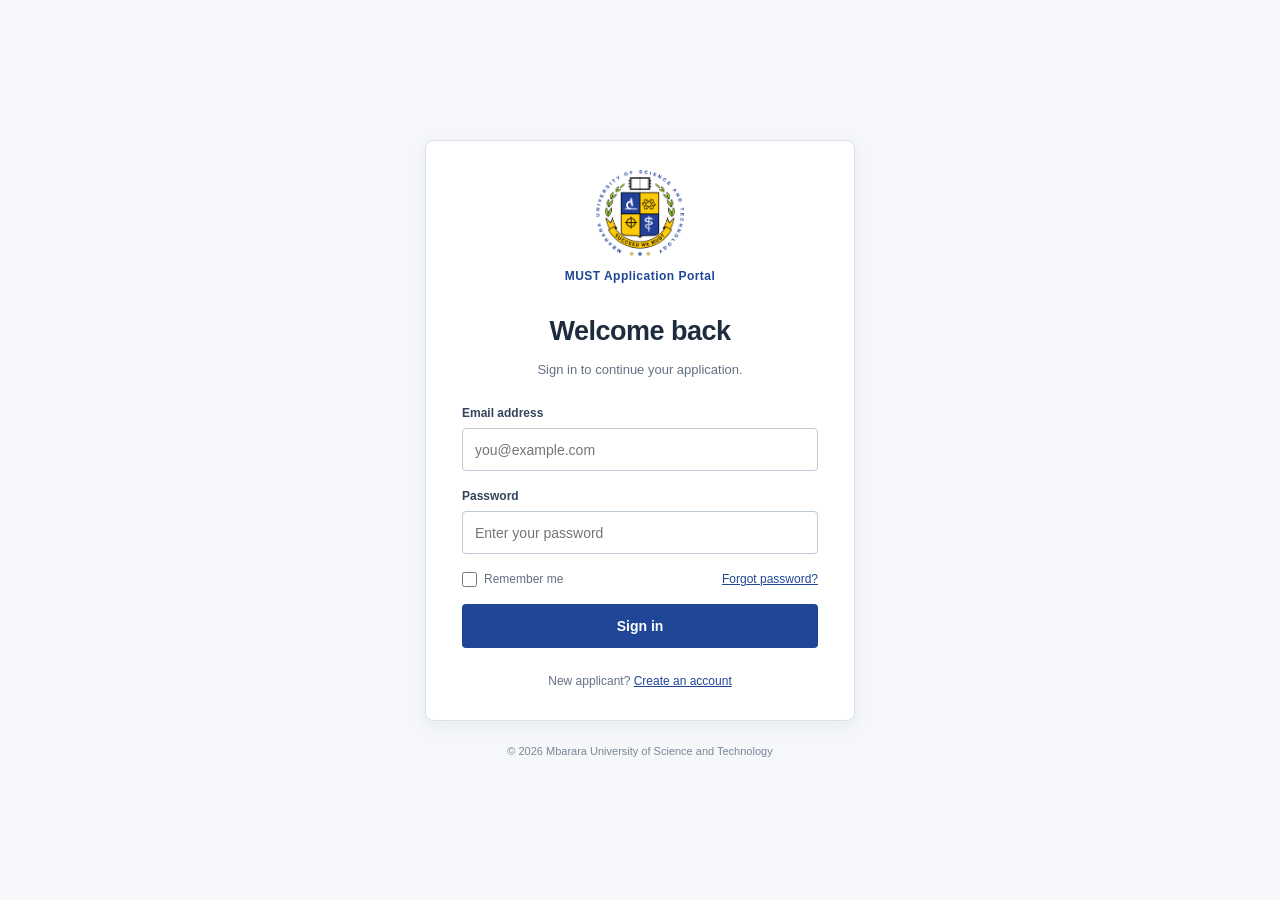
<file: index.html>
<!doctype html>
<!-- Sign-in page -->
<html lang="en">
  <head>
    <!-- Shows all characters correctly -->
    <meta charset="UTF-8" />
    <!-- Makes the page fit phone screens -->
    <meta name="viewport" content="width=device-width, initial-scale=1.0" />
    <!-- Text shown on the browser tab -->
    <title>Sign in | MUST Admissions</title>
    <!-- Connects the shared design file -->
    <link rel="stylesheet" href="styles.css" />
  </head>

  <body>
    <!-- Main content area, centred by the .page style -->
     
    <main class="page">

      <!-- White card; aria-labelledby tells screen readers which heading names it -->
      <section class="auth-card" aria-labelledby="login-title">

        <!-- Logo; the alt text shows if the image fails to load -->
        <img class="logo" src="must-logo.png" alt="Mbarara University of Science and Technology logo" />
        <p class="portal-name">MUST Application Portal</p>

        <!-- Heading; the id links it to the section above -->
        <h1 id="login-title">Welcome back</h1>
        <p class="intro">Sign in to continue your application.</p>

        <form>
              <!-- Email box: checks the format, lets the browser autofill, cannot be empty -->
              <label>
                Email address
                <input type="email" placeholder="you@example.com" autocomplete="email" required />
              </label>

              <!-- Password box: hides the characters and works with password managers -->
              <label>
                Password
                <input type="password" placeholder="Enter your password" autocomplete="current-password" required />
              </label>

              <!-- Remember me checkbox and forgot-password link (#reset is a placeholder) -->
              <div class="form-row">
                <label class="check">
                  <input type="checkbox" /> Remember me
                </label>
                <a href="#reset">Forgot password?</a>
              </div>

              <!-- Checks the required fields, then submits the form -->
              <button type="submit">Sign in</button>
        </form>

        <!-- Link to the sign-up page -->
        <p class="alternate">New applicant? <a href="create-account.html">Create an account</a></p>
      </section>

      <!-- Copyright line -->
      <footer>© 2026 Mbarara University of Science and Technology</footer>
    </main>
  </body>
</html>
</file>
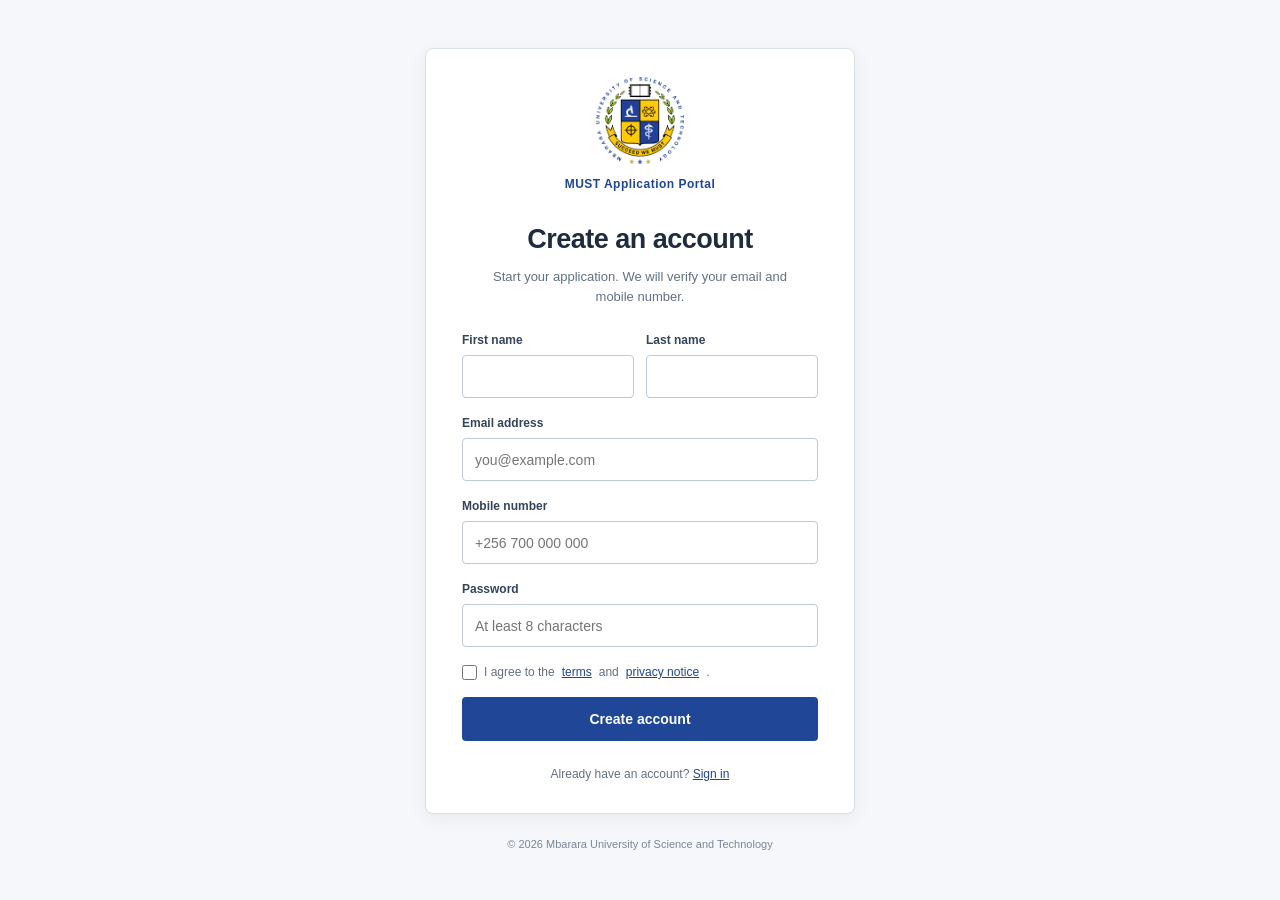
<file: create-account.html>
<!doctype html>
<!-- Create-account page -->
<html lang="en">
  <head>
    <!-- Shows all characters correctly -->
    <meta charset="UTF-8" />
    <!-- Makes the page fit phone screens -->
    <meta name="viewport" content="width=device-width, initial-scale=1.0" />
    <!-- Text shown on the browser tab -->
    <title>Create account | MUST Applications</title>
    <!-- Same stylesheet as the sign-in page, so both look identical -->
    <link rel="stylesheet" href="styles.css" />
  </head>

  <body>

    <!-- Main content area, centred by the .page style -->
    <main class="page">

      <!-- White card; aria-labelledby tells screen readers which heading names it -->
      <section class="auth-card" aria-labelledby="create-title">

        <!-- Logo; the alt text shows if the image fails to load -->
        <img class="logo" src="must-logo.png" alt="Mbarara University of Science and Technology logo" />
        <p class="portal-name">MUST Application Portal</p>
        <h1 id="create-title">Create an account</h1>
        <p class="intro">Start your application. We will verify your email and mobile number.</p>
       
        <form >

          <!-- First and last name side by side (two-column layout is in styles.css) -->
          <div class="name-fields">
            <label>
              First name<input type="text" autocomplete="given-name" required />
            </label>
            <label>
              Last name<input type="text" autocomplete="family-name" required />
            </label>
          </div>

          <!-- Email box: checks the format and cannot be empty -->
          <label>
            Email address<input type="email" placeholder="you@example.com" autocomplete="email" required />
          </label>

          <!-- Phone box: type="tel" shows the number keypad on phones -->
          <label>
            Mobile number<input type="tel" placeholder="+256 700 000 000" autocomplete="tel" required />
          </label>

          <!-- Password box: the 8-character hint is only text, add minlength="8" to enforce it -->
          <label>
            Password<input type="password" placeholder="At least 8 characters" autocomplete="new-password" required />
          </label>

          <!-- Agreement checkbox: must be ticked to continue; the links are placeholders -->
          <label class="check">
            <input type="checkbox" required /> I agree to the <a href="#terms">terms</a> and <a href="#privacy">privacy notice</a>.
          </label>

          <!-- Checks the required fields, then submits the form -->
          <button type="submit">Create account</button>

        </form>
        <!-- Link back to the sign-in page -->
        <p class="alternate">Already have an account? <a href="index.html">Sign in</a></p>
        
      </section>
      <!-- Copyright line -->
      <footer>© 2026 Mbarara University of Science and Technology</footer>
    </main>
  </body>
</html>
</file>
<file: styles.css>
/* MUST Admissions Portal: styles shared by the sign-in and create-account pages */

/* Colour palette: change a colour here and the whole site updates */
:root {
  --blue: #1f4697;
  --gold: #f5c515;
  --ink: #1f2c3d;
  --muted: #637083;
  --line: #d9e0e8;
}

/* Makes padding and borders count inside an element's width, so sizes behave */
* {
  box-sizing: border-box;
}

/* Page background, default text colour and font */
body {
  margin: 0;
  background: #f5f7fa;
  color: var(--ink);
  font: 14px/1.5 Arial, sans-serif;
}

/* Centres the card on the screen, both across and up-down */
.page {
  min-height: 100vh;
  display: flex;
  flex-direction: column;
  align-items: center;
  justify-content: center;
  padding: 32px 16px;
}

/* The white card that holds each form */
.auth-card {
  width: min(100%, 430px);
  padding: 28px 36px 30px;
  border: 1px solid var(--line);
  border-radius: 8px;
  background: #fff;
  box-shadow: 0 5px 18px rgba(26, 45, 73, .06);
  text-align: center;
}

/* University logo, centred above the heading */
.logo {
  display: block;
  width: 88px;
  height: 88px;
  margin: 0 auto 10px;
  object-fit: contain;
}

/* Small blue "MUST Admissions Portal" label under the logo */
.portal-name {
  margin: 0 0 26px;
  color: var(--blue);
  font-size: 12px;
  font-weight: 700;
  letter-spacing: .04em;
}

/* Main page heading */
h1 {
  margin: 0;
  font-size: 27px;
  letter-spacing: -.5px;
}

/* Grey helper sentence under the heading */
.intro {
  max-width: 310px;
  margin: 8px auto 25px;
  color: var(--muted);
  font-size: 13px;
}

/* Stacks the form fields with even spacing between them */
form {
  display: grid;
  gap: 16px;
  text-align: left;
}

/* Field labels: clicking the text also focuses its box */
label {
  display: grid;
  gap: 6px;
  color: #34445a;
  font-size: 12px;
  font-weight: 700;
}

/* Shared look for every text box */
input {
  width: 100%;
  height: 43px;
  padding: 0 12px;
  border: 1px solid #bec9d6;
  border-radius: 4px;
  color: var(--ink);
  font: 14px Arial, sans-serif;
}

/* Blue highlight on the box the person is typing in */
input:focus {
  outline: 2px solid #d8e3fa;
  border-color: var(--blue);
}

/* Puts first name and last name side by side in two equal columns */
.name-fields {
  display: grid;
  grid-template-columns: 1fr 1fr;
  gap: 12px;
}

/* "Remember me" on the left, "Forgot password?" on the right */
.form-row {
  display: flex;
  align-items: center;
  justify-content: space-between;
  gap: 10px;
  font-size: 12px;
}

/* Makes the links in the form and below it brand blue */
.form-row > a,
.check a,
.alternate a {
  color: var(--blue);
}

/* Checkbox rows: box and text on one line, lighter text */
.check {
  display: flex;
  align-items: center;
  gap: 7px;
  color: var(--muted);
  font-weight: 400;
}

/* Keeps checkboxes small instead of full width */
.check input {
  width: 15px;
  height: 15px;
  margin: 0;
}

/* Main blue button (Sign in / Create account) */
button {
  height: 44px;
  border: 0;
  border-radius: 4px;
  color: #fff;
  background: var(--blue);
  font-size: 14px;
  font-weight: 700;
  cursor: pointer;
}

/* Darker blue when the mouse is over the button */
button:hover {
  background: #173778;
}

/* "New applicant?" / "Already have an account?" line */
.alternate {
  margin: 24px 0 0;
  color: var(--muted);
  font-size: 12px;
}

/* Copyright text at the bottom */
footer {
  margin-top: 22px;
  color: #7b8796;
  font-size: 11px;
  text-align: center;
}
</file>
